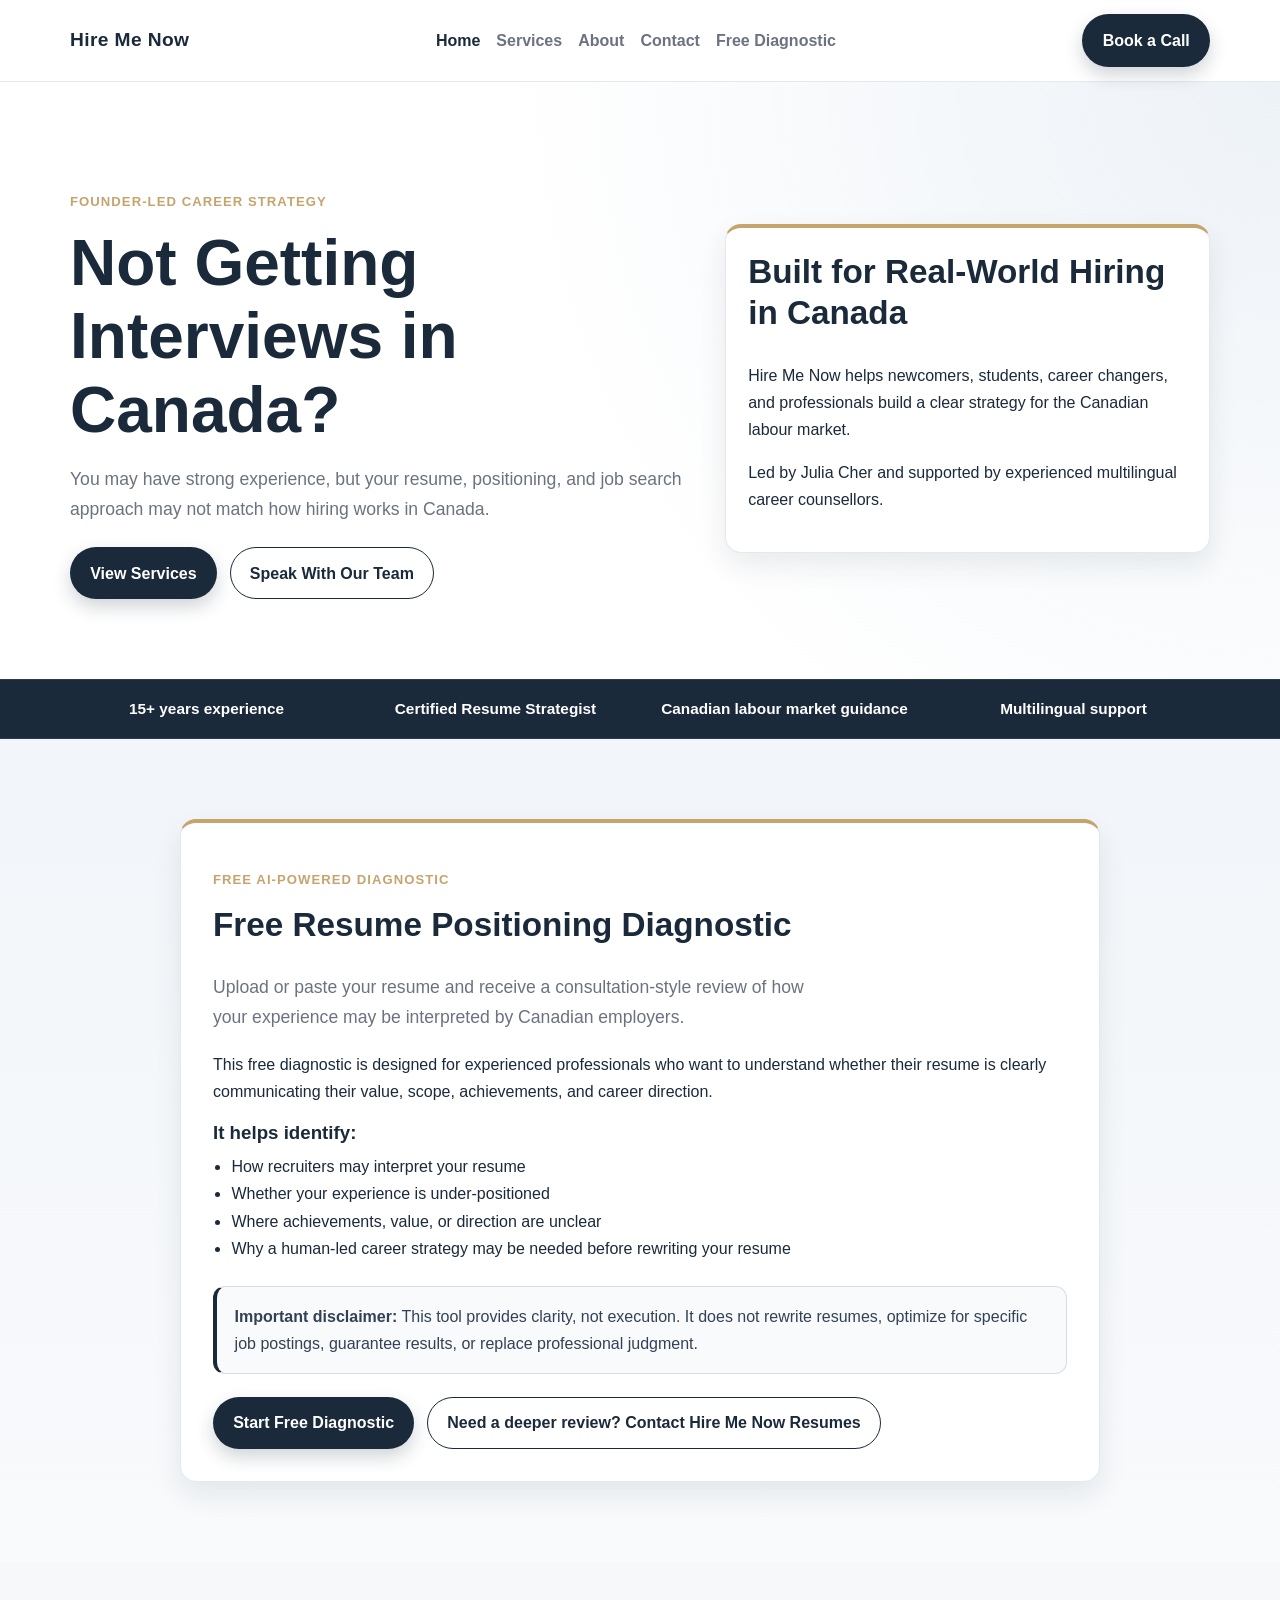
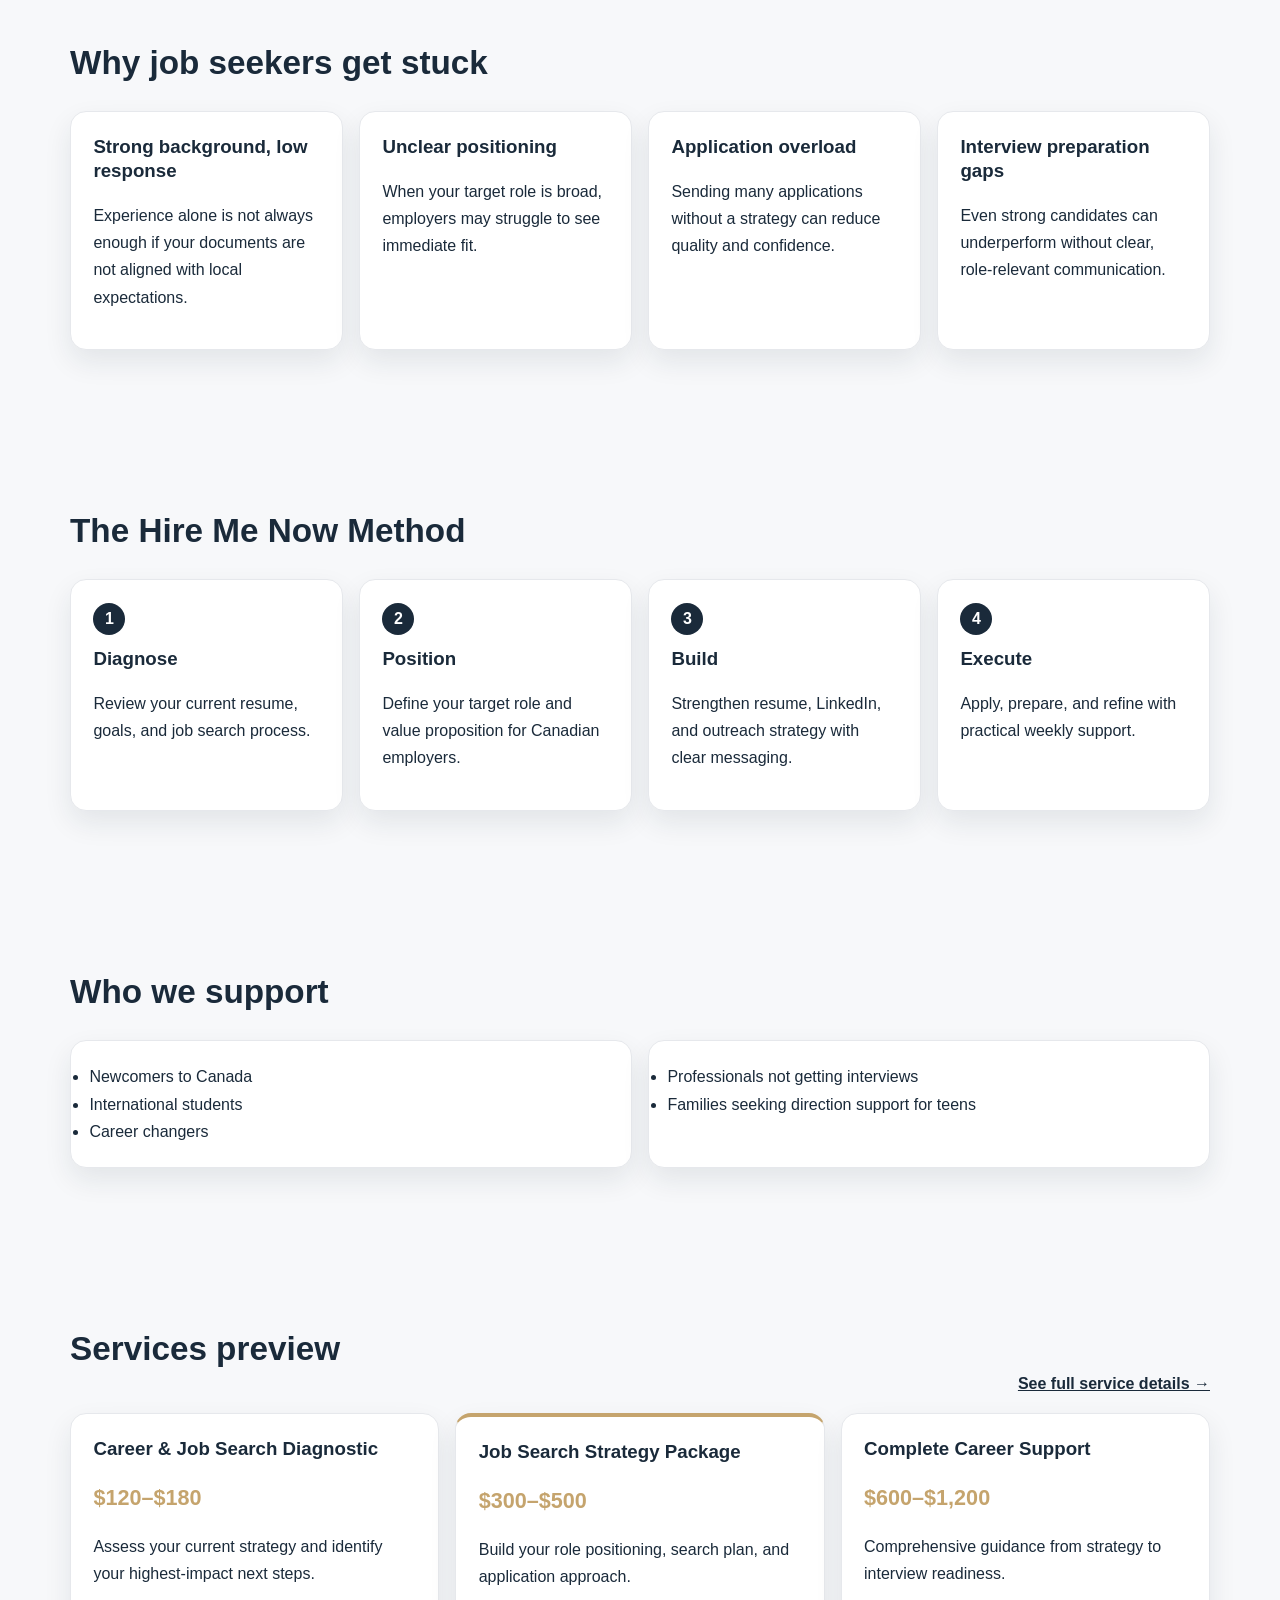
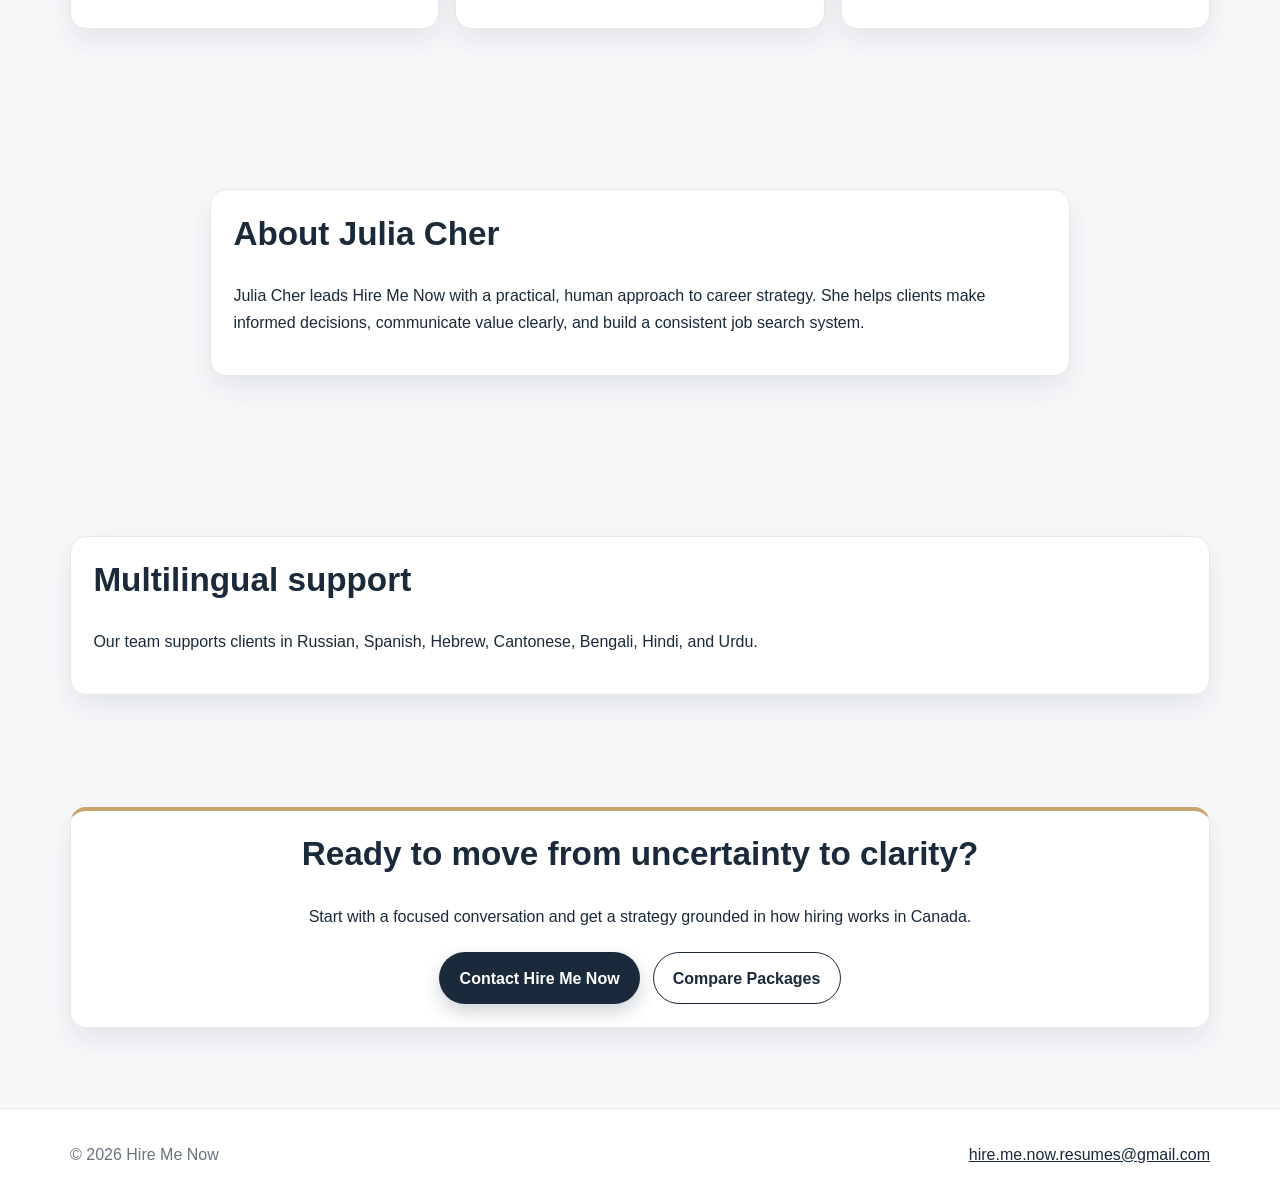
<file: index.html>
<!doctype html>
<html lang="en">
<head>
  <meta charset="utf-8" />
  <meta name="viewport" content="width=device-width, initial-scale=1" />
  <meta name="theme-color" content="#1A2A3A" />
  <meta name="description" content="Hire Me Now provides founder-led career strategy and job search support for the Canadian labour market." />
  <title>Hire Me Now | Career Strategy for Canada</title>
  <link rel="stylesheet" href="style.css" />
</head>
<body>
  <header class="site-header">
    <div class="container nav-wrap">
      <a class="brand" href="index.html">Hire Me Now</a>
      <nav aria-label="Primary navigation" class="site-nav">
        <a href="index.html" aria-current="page">Home</a>
        <a href="services.html">Services</a>
        <a href="about.html">About</a>
        <a href="contact.html">Contact</a>
        <a href="#free-diagnostic">Free Diagnostic</a>
      </nav>
      <a class="btn btn-primary nav-cta" href="contact.html">Book a Call</a>
    </div>
  </header>

  <main>
    <section class="hero section">
      <div class="container hero-grid">
        <div class="hero-content">
          <p class="eyebrow">Founder-Led Career Strategy</p>
          <h1>Not Getting Interviews in Canada?</h1>
          <p class="lead">You may have strong experience, but your resume, positioning, and job search approach may not match how hiring works in Canada.</p>
          <div class="actions">
            <a class="btn btn-primary" href="services.html">View Services</a>
            <a class="btn btn-outline" href="contact.html">Speak With Our Team</a>
          </div>
        </div>
        <aside class="hero-panel card">
          <h2>Built for Real-World Hiring in Canada</h2>
          <p>Hire Me Now helps newcomers, students, career changers, and professionals build a clear strategy for the Canadian labour market.</p>
          <p>Led by Julia Cher and supported by experienced multilingual career counsellors.</p>
        </aside>
      </div>
    </section>

    <section class="trust-bar">
      <div class="container trust-grid">
        <p><strong>15+ years experience</strong></p>
        <p><strong>Certified Resume Strategist</strong></p>
        <p><strong>Canadian labour market guidance</strong></p>
        <p><strong>Multilingual support</strong></p>
      </div>
    </section>


    <section id="free-diagnostic" class="section diagnostic-section">
      <div class="container">
        <article class="card diagnostic-card">
          <p class="eyebrow">Free AI-Powered Diagnostic</p>
          <h2>Free Resume Positioning Diagnostic</h2>
          <p class="lead">Upload or paste your resume and receive a consultation-style review of how your experience may be interpreted by Canadian employers.</p>
          <p>This free diagnostic is designed for experienced professionals who want to understand whether their resume is clearly communicating their value, scope, achievements, and career direction.</p>

          <h3>It helps identify:</h3>
          <ul class="list diagnostic-list">
            <li>How recruiters may interpret your resume</li>
            <li>Whether your experience is under-positioned</li>
            <li>Where achievements, value, or direction are unclear</li>
            <li>Why a human-led career strategy may be needed before rewriting your resume</li>
          </ul>

          <aside class="diagnostic-disclaimer" aria-label="Important disclaimer">
            <strong>Important disclaimer:</strong> This tool provides clarity, not execution. It does not rewrite resumes, optimize for specific job postings, guarantee results, or replace professional judgment.
          </aside>

          <div class="actions">
            <a class="btn btn-primary" href="https://chatgpt.com/g/g-69837c187f908191bc90bdf0c90849b5-career-positioning-diagnostic-by-hire-me-now" target="_blank" rel="noopener noreferrer">Start Free Diagnostic</a>
            <a class="btn btn-outline" href="https://www.facebook.com/hire.me.now.resumes/" target="_blank" rel="noopener noreferrer">Need a deeper review? Contact Hire Me Now Resumes</a>
          </div>
        </article>
      </div>
    </section>

    <section class="section bg-light">
      <div class="container">
        <h2>Why job seekers get stuck</h2>
        <div class="grid four">
          <article class="card">
            <h3>Strong background, low response</h3>
            <p>Experience alone is not always enough if your documents are not aligned with local expectations.</p>
          </article>
          <article class="card">
            <h3>Unclear positioning</h3>
            <p>When your target role is broad, employers may struggle to see immediate fit.</p>
          </article>
          <article class="card">
            <h3>Application overload</h3>
            <p>Sending many applications without a strategy can reduce quality and confidence.</p>
          </article>
          <article class="card">
            <h3>Interview preparation gaps</h3>
            <p>Even strong candidates can underperform without clear, role-relevant communication.</p>
          </article>
        </div>
      </div>
    </section>

    <section class="section">
      <div class="container">
        <h2>The Hire Me Now Method</h2>
        <div class="grid four">
          <article class="step card"><span>1</span><h3>Diagnose</h3><p>Review your current resume, goals, and job search process.</p></article>
          <article class="step card"><span>2</span><h3>Position</h3><p>Define your target role and value proposition for Canadian employers.</p></article>
          <article class="step card"><span>3</span><h3>Build</h3><p>Strengthen resume, LinkedIn, and outreach strategy with clear messaging.</p></article>
          <article class="step card"><span>4</span><h3>Execute</h3><p>Apply, prepare, and refine with practical weekly support.</p></article>
        </div>
      </div>
    </section>

    <section class="section bg-light">
      <div class="container">
        <h2>Who we support</h2>
        <div class="grid two">
          <ul class="card list">
            <li>Newcomers to Canada</li>
            <li>International students</li>
            <li>Career changers</li>
          </ul>
          <ul class="card list">
            <li>Professionals not getting interviews</li>
            <li>Families seeking direction support for teens</li>
          </ul>
        </div>
      </div>
    </section>

    <section class="section">
      <div class="container">
        <div class="section-head">
          <h2>Services preview</h2>
          <a class="text-link" href="services.html">See full service details →</a>
        </div>
        <div class="grid three">
          <article class="card price-card">
            <h3>Career &amp; Job Search Diagnostic</h3>
            <p class="price">$120–$180</p>
            <p>Assess your current strategy and identify your highest-impact next steps.</p>
          </article>
          <article class="card price-card featured">
            <h3>Job Search Strategy Package</h3>
            <p class="price">$300–$500</p>
            <p>Build your role positioning, search plan, and application approach.</p>
          </article>
          <article class="card price-card">
            <h3>Complete Career Support</h3>
            <p class="price">$600–$1,200</p>
            <p>Comprehensive guidance from strategy to interview readiness.</p>
          </article>
        </div>
      </div>
    </section>

    <section class="section bg-light">
      <div class="container card feature-block">
        <h2>About Julia Cher</h2>
        <p>Julia Cher leads Hire Me Now with a practical, human approach to career strategy. She helps clients make informed decisions, communicate value clearly, and build a consistent job search system.</p>
      </div>
    </section>

    <section class="section">
      <div class="container card">
        <h2>Multilingual support</h2>
        <p>Our team supports clients in Russian, Spanish, Hebrew, Cantonese, Bengali, Hindi, and Urdu.</p>
      </div>
    </section>

    <section class="section final-cta">
      <div class="container card cta-card">
        <h2>Ready to move from uncertainty to clarity?</h2>
        <p>Start with a focused conversation and get a strategy grounded in how hiring works in Canada.</p>
        <div class="actions center">
          <a class="btn btn-primary" href="contact.html">Contact Hire Me Now</a>
          <a class="btn btn-outline" href="services.html">Compare Packages</a>
        </div>
      </div>
    </section>
  </main>

  <footer class="site-footer">
    <div class="container footer-wrap">
      <p>© 2026 Hire Me Now</p>
      <p><a href="mailto:hire.me.now.resumes@gmail.com">hire.me.now.resumes@gmail.com</a></p>
    </div>
  </footer>
</body>
</html>
</file>
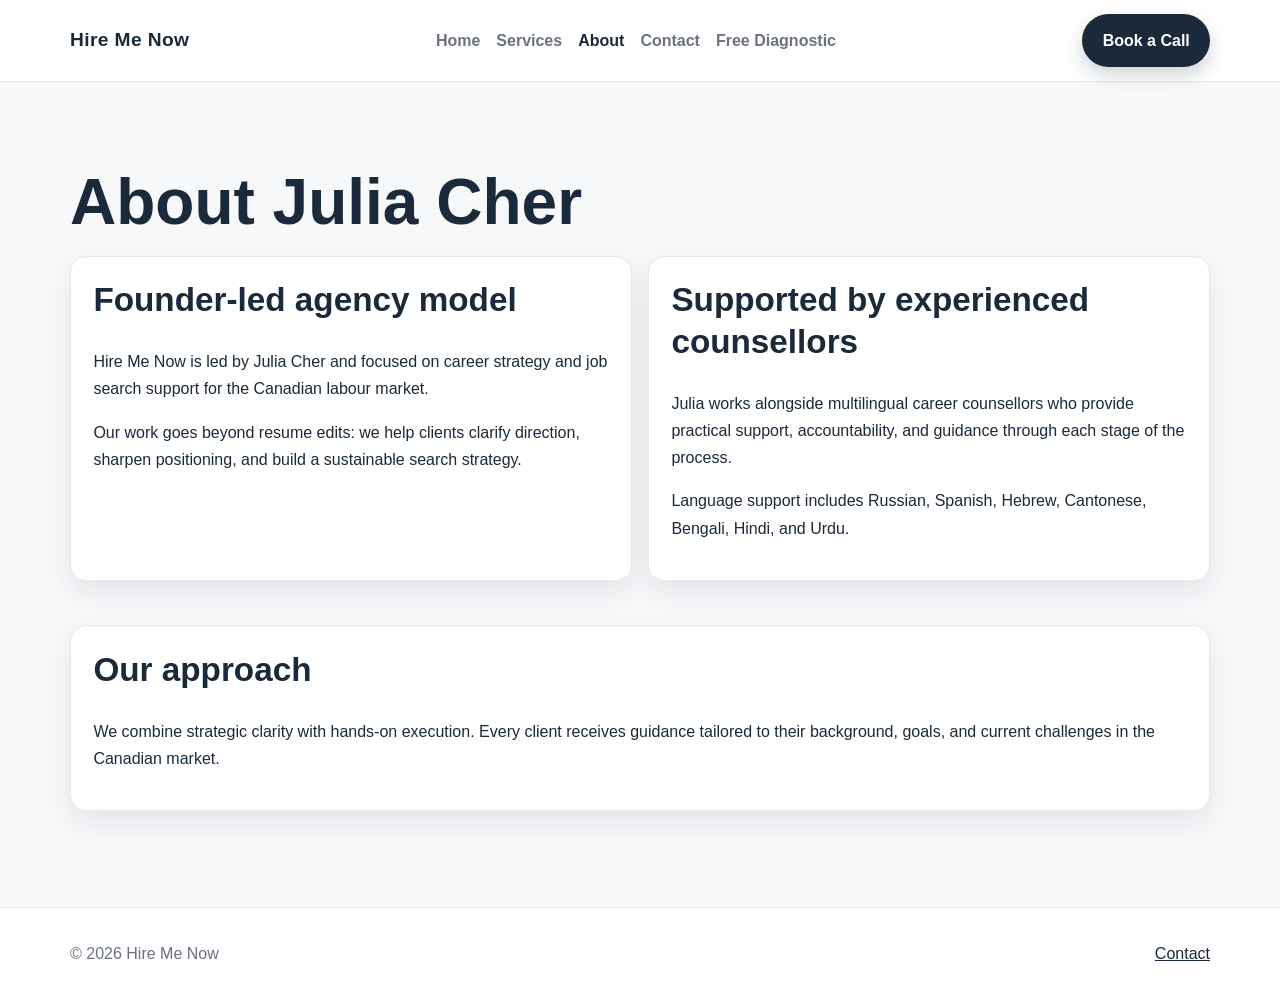
<file: about.html>
<!doctype html>
<html lang="en">
<head>
  <meta charset="utf-8" />
  <meta name="viewport" content="width=device-width, initial-scale=1" />
  <meta name="theme-color" content="#1A2A3A" />
  <meta name="description" content="About Julia Cher and the founder-led agency model at Hire Me Now." />
  <title>About | Hire Me Now</title>
  <link rel="stylesheet" href="style.css" />
</head>
<body>
  <header class="site-header">
    <div class="container nav-wrap">
      <a class="brand" href="index.html">Hire Me Now</a>
      <nav aria-label="Primary navigation" class="site-nav">
        <a href="index.html">Home</a>
        <a href="services.html">Services</a>
        <a href="about.html" aria-current="page">About</a>
        <a href="contact.html">Contact</a>
        <a href="index.html#free-diagnostic">Free Diagnostic</a>
      </nav>
      <a class="btn btn-primary nav-cta" href="contact.html">Book a Call</a>
    </div>
  </header>

  <main class="section">
    <div class="container">
      <h1>About Julia Cher</h1>
      <div class="grid two">
        <article class="card">
          <h2>Founder-led agency model</h2>
          <p>Hire Me Now is led by Julia Cher and focused on career strategy and job search support for the Canadian labour market.</p>
          <p>Our work goes beyond resume edits: we help clients clarify direction, sharpen positioning, and build a sustainable search strategy.</p>
        </article>

        <article class="card">
          <h2>Supported by experienced counsellors</h2>
          <p>Julia works alongside multilingual career counsellors who provide practical support, accountability, and guidance through each stage of the process.</p>
          <p>Language support includes Russian, Spanish, Hebrew, Cantonese, Bengali, Hindi, and Urdu.</p>
        </article>
      </div>

      <section class="section-tight">
        <div class="card">
          <h2>Our approach</h2>
          <p>We combine strategic clarity with hands-on execution. Every client receives guidance tailored to their background, goals, and current challenges in the Canadian market.</p>
        </div>
      </section>
    </div>
  </main>

  <footer class="site-footer">
    <div class="container footer-wrap">
      <p>© 2026 Hire Me Now</p>
      <p><a href="contact.html">Contact</a></p>
    </div>
  </footer>
</body>
</html>
</file>
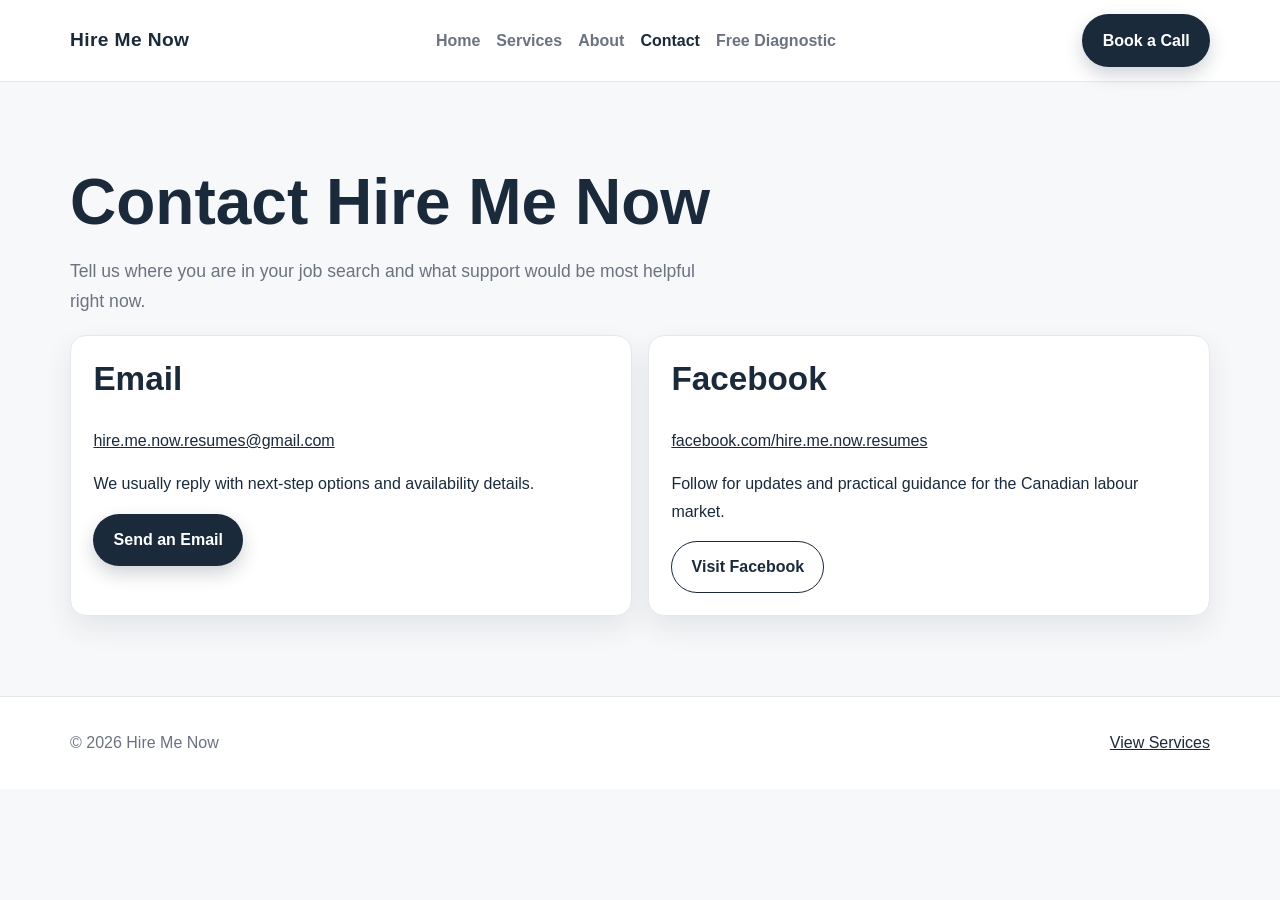
<file: contact.html>
<!doctype html>
<html lang="en">
<head>
  <meta charset="utf-8" />
  <meta name="viewport" content="width=device-width, initial-scale=1" />
  <meta name="theme-color" content="#1A2A3A" />
  <meta name="description" content="Contact Hire Me Now for career strategy and job search support in Canada." />
  <title>Contact | Hire Me Now</title>
  <link rel="stylesheet" href="style.css" />
</head>
<body>
  <header class="site-header">
    <div class="container nav-wrap">
      <a class="brand" href="index.html">Hire Me Now</a>
      <nav aria-label="Primary navigation" class="site-nav">
        <a href="index.html">Home</a>
        <a href="services.html">Services</a>
        <a href="about.html">About</a>
        <a href="contact.html" aria-current="page">Contact</a>
        <a href="index.html#free-diagnostic">Free Diagnostic</a>
      </nav>
      <a class="btn btn-primary nav-cta" href="contact.html">Book a Call</a>
    </div>
  </header>

  <main class="section">
    <div class="container">
      <h1>Contact Hire Me Now</h1>
      <p class="lead">Tell us where you are in your job search and what support would be most helpful right now.</p>

      <div class="grid two">
        <article class="card">
          <h2>Email</h2>
          <p><a href="mailto:hire.me.now.resumes@gmail.com">hire.me.now.resumes@gmail.com</a></p>
          <p>We usually reply with next-step options and availability details.</p>
          <a class="btn btn-primary" href="mailto:hire.me.now.resumes@gmail.com">Send an Email</a>
        </article>

        <article class="card">
          <h2>Facebook</h2>
          <p><a href="https://www.facebook.com/hire.me.now.resumes/" target="_blank" rel="noopener noreferrer">facebook.com/hire.me.now.resumes</a></p>
          <p>Follow for updates and practical guidance for the Canadian labour market.</p>
          <a class="btn btn-outline" href="https://www.facebook.com/hire.me.now.resumes/" target="_blank" rel="noopener noreferrer">Visit Facebook</a>
        </article>
      </div>
    </div>
  </main>

  <footer class="site-footer">
    <div class="container footer-wrap">
      <p>© 2026 Hire Me Now</p>
      <p><a href="services.html">View Services</a></p>
    </div>
  </footer>
</body>
</html>
</file>
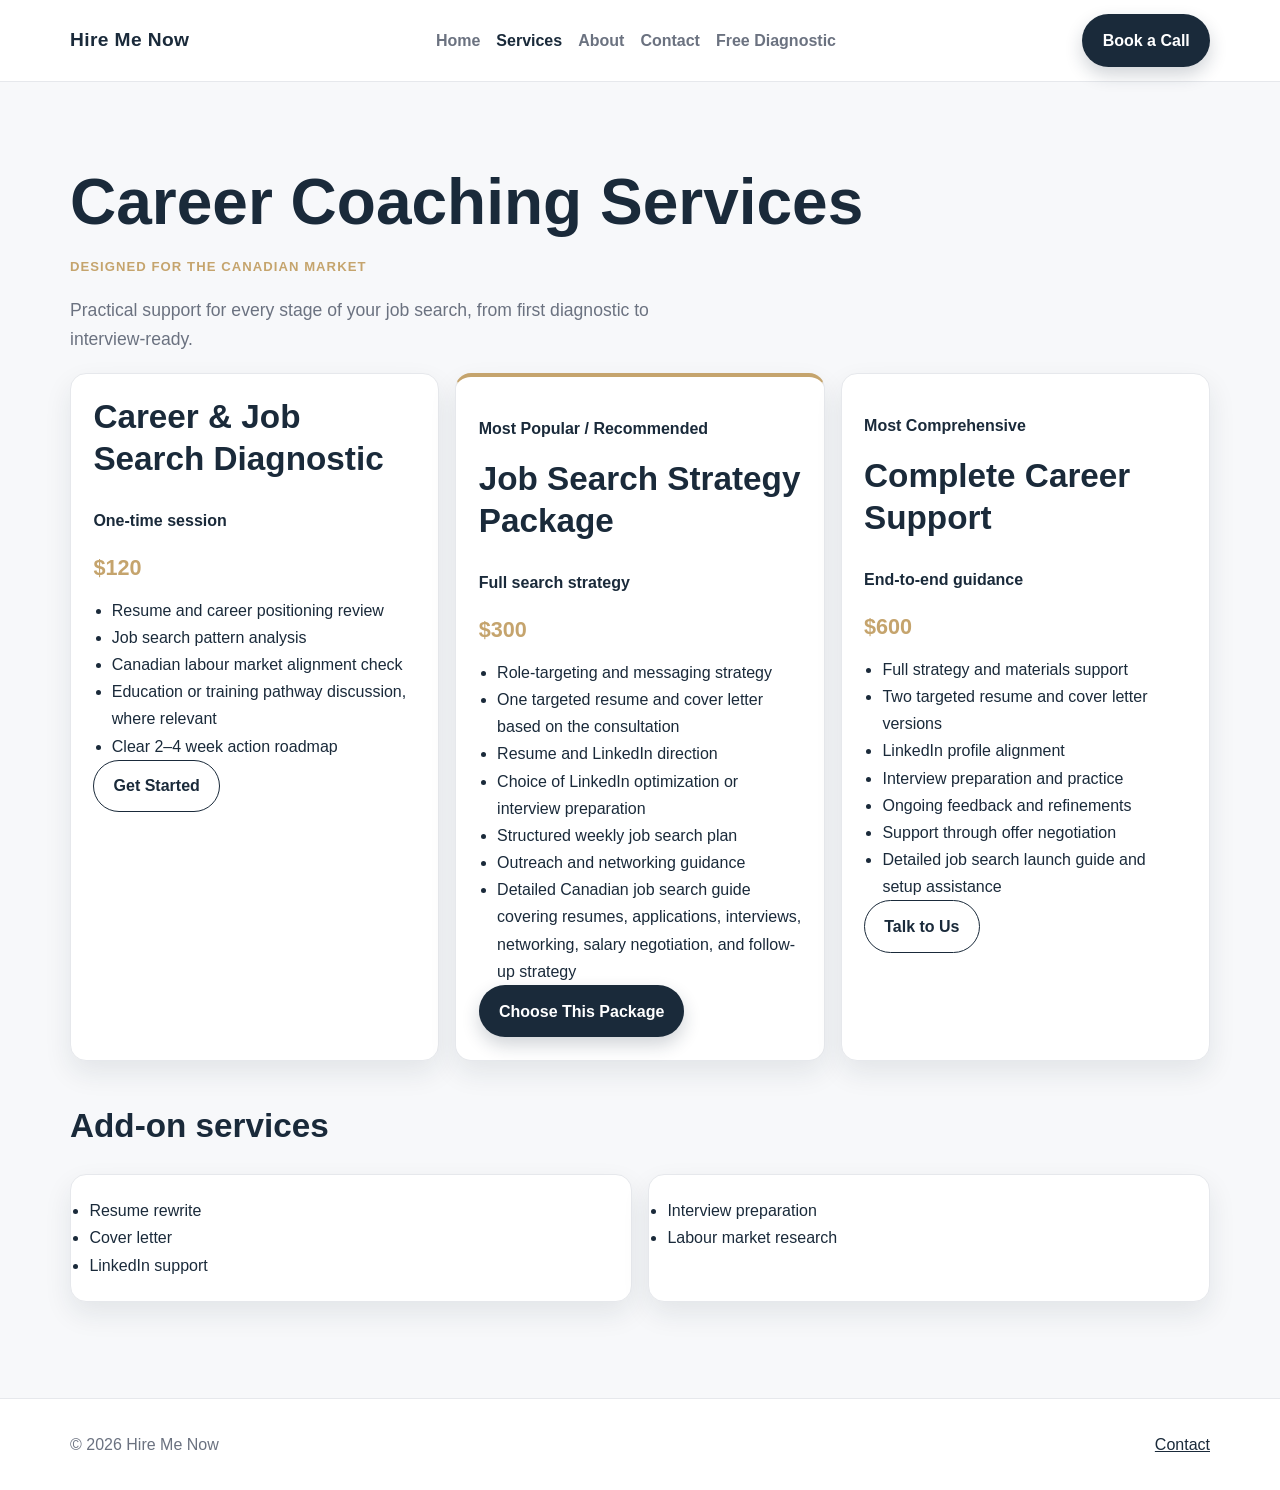
<file: services.html>
<!doctype html>
<html lang="en">
<head>
  <meta charset="utf-8" />
  <meta name="viewport" content="width=device-width, initial-scale=1" />
  <meta name="theme-color" content="#1A2A3A" />
  <meta name="description" content="Service packages from Hire Me Now for career strategy and job search support in Canada." />
  <title>Services | Hire Me Now</title>
  <link rel="stylesheet" href="style.css" />
</head>
<body>
  <header class="site-header">
    <div class="container nav-wrap">
      <a class="brand" href="index.html">Hire Me Now</a>
      <nav aria-label="Primary navigation" class="site-nav">
        <a href="index.html">Home</a>
        <a href="services.html" aria-current="page">Services</a>
        <a href="about.html">About</a>
        <a href="contact.html">Contact</a>
        <a href="index.html#free-diagnostic">Free Diagnostic</a>
      </nav>
      <a class="btn btn-primary nav-cta" href="contact.html">Book a Call</a>
    </div>
  </header>

  <main class="section">
    <div class="container">
      <h1>Career Coaching Services</h1>
      <p class="eyebrow">Designed for the Canadian market</p>
      <p class="lead">Practical support for every stage of your job search, from first diagnostic to interview-ready.</p>

      <div class="grid three">
        <article class="card price-card">
          <h2>Career &amp; Job Search Diagnostic</h2>
          <p><strong>One-time session</strong></p>
          <p class="price">$120</p>
          <ul class="list">
            <li>Resume and career positioning review</li>
            <li>Job search pattern analysis</li>
            <li>Canadian labour market alignment check</li>
            <li>Education or training pathway discussion, where relevant</li>
            <li>Clear 2–4 week action roadmap</li>
          </ul>
          <a class="btn btn-outline" href="contact.html">Get Started</a>
        </article>

        <article class="card price-card featured">
          <p><strong>Most Popular / Recommended</strong></p>
          <h2>Job Search Strategy Package</h2>
          <p><strong>Full search strategy</strong></p>
          <p class="price">$300</p>
          <ul class="list">
            <li>Role-targeting and messaging strategy</li>
            <li>One targeted resume and cover letter based on the consultation</li>
            <li>Resume and LinkedIn direction</li>
            <li>Choice of LinkedIn optimization or interview preparation</li>
            <li>Structured weekly job search plan</li>
            <li>Outreach and networking guidance</li>
            <li>Detailed Canadian job search guide covering resumes, applications, interviews, networking, salary negotiation, and follow-up strategy</li>
          </ul>
          <a class="btn btn-primary" href="contact.html">Choose This Package</a>
        </article>

        <article class="card price-card">
          <p><strong>Most Comprehensive</strong></p>
          <h2>Complete Career Support</h2>
          <p><strong>End-to-end guidance</strong></p>
          <p class="price">$600</p>
          <ul class="list">
            <li>Full strategy and materials support</li>
            <li>Two targeted resume and cover letter versions</li>
            <li>LinkedIn profile alignment</li>
            <li>Interview preparation and practice</li>
            <li>Ongoing feedback and refinements</li>
            <li>Support through offer negotiation</li>
            <li>Detailed job search launch guide and setup assistance</li>
          </ul>
          <a class="btn btn-outline" href="contact.html">Talk to Us</a>
        </article>
      </div>

      <section class="section-tight">
        <h2>Add-on services</h2>
        <div class="grid two">
          <ul class="card list">
            <li>Resume rewrite</li>
            <li>Cover letter</li>
            <li>LinkedIn support</li>
          </ul>
          <ul class="card list">
            <li>Interview preparation</li>
            <li>Labour market research</li>
          </ul>
        </div>
      </section>
    </div>
  </main>

  <footer class="site-footer">
    <div class="container footer-wrap">
      <p>© 2026 Hire Me Now</p>
      <p><a href="contact.html">Contact</a></p>
    </div>
  </footer>
</body>
</html>
</file>
<file: style.css>
:root {
  --navy: #1A2A3A;
  --gold: #C5A46D;
  --gray: #6B7280;
  --white: #FFFFFF;
  --bg: #F7F8FA;
  --border: #E6E8EC;
  --shadow: 0 12px 28px rgba(26, 42, 58, 0.09);
  --radius: 16px;
}

* { box-sizing: border-box; }

html, body {
  margin: 0;
  padding: 0;
}

body {
  font-family: Inter, "Segoe UI", Roboto, Arial, sans-serif;
  color: var(--navy);
  background: var(--bg);
  line-height: 1.7;
}

.container {
  width: min(1140px, 92%);
  margin: 0 auto;
}

.section {
  padding: 5rem 0;
}

.section-tight {
  padding: 2.75rem 0 1rem;
}

.bg-light {
  background: var(--bg);
}

.site-header {
  position: sticky;
  top: 0;
  z-index: 100;
  background: rgba(255, 255, 255, 0.95);
  border-bottom: 1px solid var(--border);
  backdrop-filter: blur(4px);
}

.nav-wrap {
  display: flex;
  align-items: center;
  gap: 1rem;
  justify-content: space-between;
  padding: 0.9rem 0;
}

.brand {
  text-decoration: none;
  color: var(--navy);
  font-weight: 800;
  font-size: 1.2rem;
  letter-spacing: 0.02em;
}

.site-nav {
  display: flex;
  flex-wrap: wrap;
  gap: 1rem;
}

.site-nav a {
  text-decoration: none;
  color: var(--gray);
  font-weight: 600;
}

.site-nav a[aria-current="page"],
.site-nav a:hover {
  color: var(--navy);
}

.hero {
  background: radial-gradient(circle at top right, #edf2f7, #ffffff 55%);
  padding-top: 6rem;
}

.hero-grid {
  display: grid;
  gap: 1.5rem;
  grid-template-columns: 1.3fr 1fr;
  align-items: center;
}

.eyebrow {
  color: var(--gold);
  font-weight: 700;
  font-size: 0.82rem;
  letter-spacing: 0.08em;
  text-transform: uppercase;
}

h1 {
  margin: 0.25rem 0 1rem;
  line-height: 1.15;
  font-size: clamp(2.2rem, 5vw, 4rem);
}

h2 {
  font-size: clamp(1.45rem, 2.6vw, 2.2rem);
  line-height: 1.25;
  margin-top: 0;
}

h3 {
  margin-top: 0;
  line-height: 1.3;
}

.lead {
  color: var(--gray);
  font-size: 1.1rem;
  max-width: 64ch;
}

.actions {
  display: flex;
  gap: 0.8rem;
  flex-wrap: wrap;
  margin-top: 1.4rem;
}

.actions.center {
  justify-content: center;
}

.btn {
  display: inline-block;
  text-decoration: none;
  border-radius: 999px;
  padding: 0.72rem 1.2rem;
  font-weight: 700;
  border: 1px solid transparent;
  transition: transform 0.2s ease, box-shadow 0.2s ease;
}

.btn:hover {
  transform: translateY(-1px);
}

.btn-primary {
  background: var(--navy);
  color: var(--white);
  box-shadow: 0 8px 18px rgba(26, 42, 58, 0.2);
}

.btn-outline {
  background: var(--white);
  color: var(--navy);
  border-color: var(--navy);
}

.nav-cta {
  white-space: nowrap;
}

.trust-bar {
  background: var(--navy);
  color: var(--white);
  border-top: 1px solid rgba(255, 255, 255, 0.08);
  border-bottom: 1px solid rgba(255, 255, 255, 0.08);
}

.trust-grid {
  display: grid;
  grid-template-columns: repeat(4, minmax(0, 1fr));
  gap: 1rem;
  padding: 1rem 0;
}

.trust-grid p {
  margin: 0;
  text-align: center;
  font-size: 0.96rem;
}

.grid {
  display: grid;
  gap: 1rem;
}

.grid.two { grid-template-columns: repeat(2, minmax(0, 1fr)); }
.grid.three { grid-template-columns: repeat(3, minmax(0, 1fr)); }
.grid.four { grid-template-columns: repeat(4, minmax(0, 1fr)); }

.card {
  background: var(--white);
  border: 1px solid var(--border);
  border-radius: var(--radius);
  padding: 1.4rem;
  box-shadow: var(--shadow);
}

.hero-panel {
  border-top: 4px solid var(--gold);
}

.step span {
  display: inline-grid;
  place-items: center;
  width: 2rem;
  height: 2rem;
  border-radius: 50%;
  margin-bottom: 0.75rem;
  background: var(--navy);
  color: var(--white);
  font-weight: 800;
}

.list {
  margin: 0;
  padding-left: 1.15rem;
}

.section-head {
  display: flex;
  align-items: end;
  justify-content: space-between;
  gap: 1rem;
  margin-bottom: 1rem;
}

.price {
  color: var(--gold);
  font-size: 1.35rem;
  font-weight: 800;
  margin: 0.25rem 0 0.6rem;
}

.price-card.featured {
  border-top: 4px solid var(--gold);
}

.text-link {
  font-weight: 700;
  color: var(--navy);
}

.feature-block {
  max-width: 860px;
}

.final-cta {
  padding-top: 2rem;
}

.cta-card {
  text-align: center;
  border-top: 4px solid var(--gold);
}

.site-footer {
  border-top: 1px solid var(--border);
  background: #fff;
  padding: 1rem 0;
}

.footer-wrap {
  display: flex;
  justify-content: space-between;
  gap: 1rem;
  align-items: center;
  color: var(--gray);
}

a {
  color: var(--navy);
}

:focus-visible {
  outline: 3px solid var(--gold);
  outline-offset: 2px;
}

@media (max-width: 1080px) {
  .hero-grid,
  .grid.four,
  .grid.three,
  .grid.two,
  .trust-grid {
    grid-template-columns: 1fr;
  }

  .hero {
    padding-top: 4rem;
  }

  .section {
    padding: 3.5rem 0;
  }

  .section-head {
    align-items: flex-start;
    flex-direction: column;
  }
}

@media (max-width: 760px) {
  .nav-wrap,
  .footer-wrap {
    flex-direction: column;
    align-items: flex-start;
  }

  .nav-cta {
    width: 100%;
    text-align: center;
  }
}

.diagnostic-section {
  background: linear-gradient(180deg, #f2f5f9 0%, #f8fafc 100%);
}

.diagnostic-card {
  border-top: 4px solid var(--gold);
  max-width: 920px;
  margin: 0 auto;
  padding: 2rem;
}

.diagnostic-card h3 {
  margin-bottom: 0.5rem;
}

.diagnostic-list {
  margin-bottom: 1.5rem;
}

.diagnostic-disclaimer {
  border: 1px solid #d7dde5;
  background: #f8fafc;
  border-left: 4px solid var(--navy);
  border-radius: 12px;
  padding: 1rem 1.1rem;
  color: #334155;
}

@media (max-width: 760px) {
  .diagnostic-card {
    padding: 1.4rem;
  }
}
</file>
